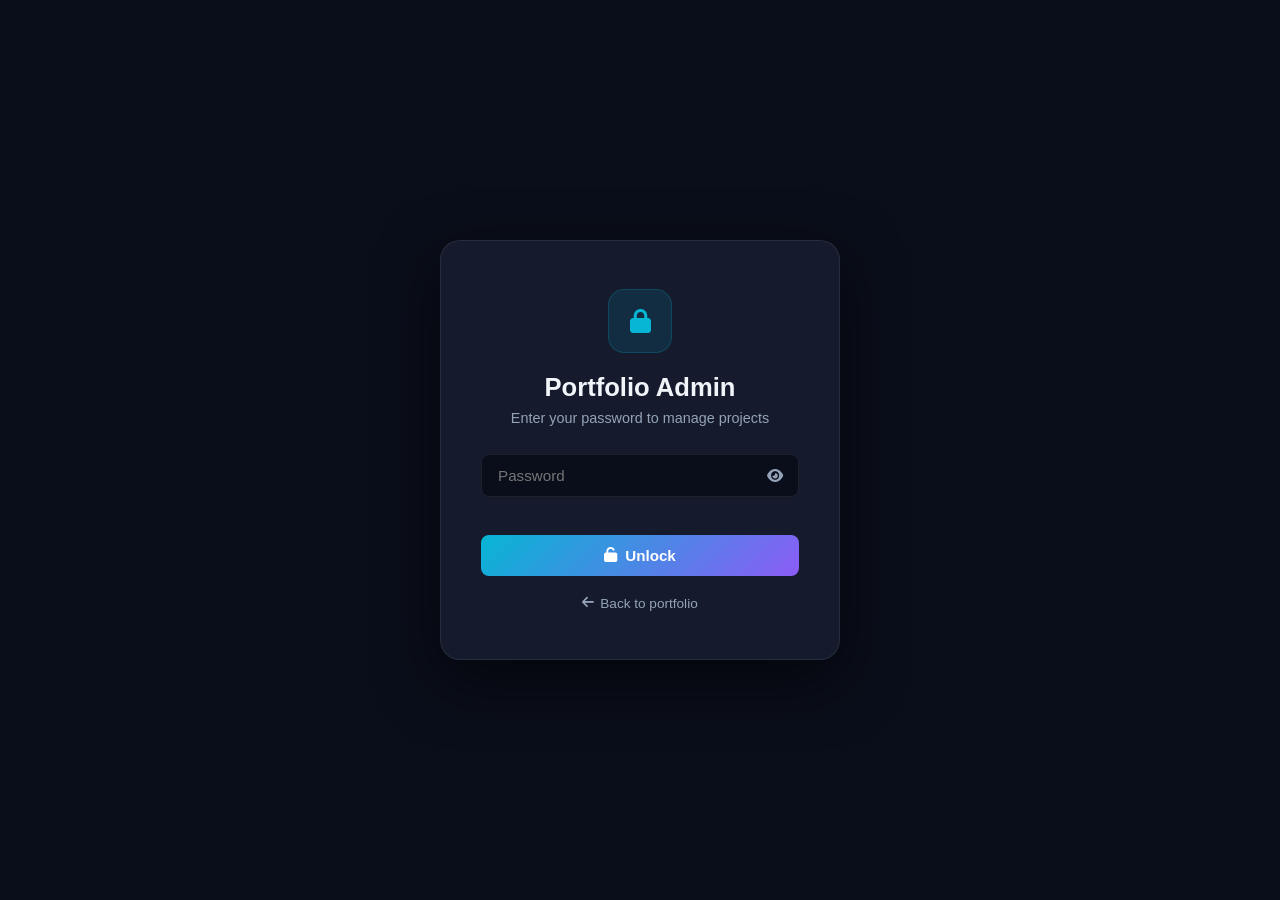
<file: admin.html>
<!DOCTYPE html>
<html lang="en">
<head>
    <meta charset="UTF-8">
    <meta name="viewport" content="width=device-width, initial-scale=1.0">
    <title>Admin – Portfolio Manager | Hasnae Ahouzi</title>
    <link rel="icon" type="image/x-icon" href="assets/img/favicon.ico">
    <link rel="stylesheet" href="admin.css">
    <link rel="stylesheet" href="https://cdnjs.cloudflare.com/ajax/libs/font-awesome/6.4.0/css/all.min.css">
</head>
<body>
    <!-- Lock Screen -->
    <div id="lock-screen">
        <div class="lock-card">
            <div class="lock-icon"><i class="fas fa-lock"></i></div>
            <h2>Portfolio Admin</h2>
            <p>Enter your password to manage projects</p>
            <form id="login-form">
                <div class="lock-input-wrap">
                    <input type="password" id="lock-password" placeholder="Password" required>
                    <button type="button" class="toggle-pw" id="toggle-pw"><i class="fas fa-eye"></i></button>
                </div>
                <div class="lock-error" id="lock-error"></div>
                <button type="submit" class="btn-login">
                    <i class="fas fa-unlock"></i> Unlock
                </button>
            </form>
            <a href="index.html" class="back-link">
                <i class="fas fa-arrow-left"></i> Back to portfolio
            </a>
        </div>
    </div>

    <!-- Admin App -->
    <div id="admin-app" style="display:none">
        <header class="admin-header">
            <div class="admin-header-inner">
                <div class="admin-brand">
                    <div class="brand-logo"><span>.</span>AHA<span>.</span>Portfolio Admin</div>
                </div>
                <div class="admin-header-actions">
                    <button class="btn-icon" id="btn-certificates">
                        <i class="fas fa-certificate"></i>
                        <span>Certificates</span>
                    </button>
                    <button class="btn-icon" id="btn-export">
                        <i class="fas fa-download"></i>
                        <span>Export</span>
                    </button>
                    <label class="btn-icon">
                        <i class="fas fa-upload"></i>
                        <span>Import</span>
                        <input type="file" id="import-file" accept=".json" style="display:none">
                    </label>
                    <button class="btn-icon btn-danger" id="btn-logout">
                        <i class="fas fa-sign-out-alt"></i>
                        <span>Logout</span>
                    </button>
                </div>
            </div>
        </header>

        <main class="admin-main">
            <div class="admin-stats">
                <div class="a-stat">
                    <span class="a-stat-n" id="stat-total">0</span>
                    <span class="a-stat-l">Total Projects</span>
                </div>
                <div class="a-stat">
                    <span class="a-stat-n" id="stat-featured">0</span>
                    <span class="a-stat-l">Featured</span>
                </div>
                <div class="a-stat">
                    <span class="a-stat-n" id="stat-completed">0</span>
                    <span class="a-stat-l">Completed</span>
                </div>
                <div class="a-stat">
                    <span class="a-stat-n" id="stat-categories">0</span>
                    <span class="a-stat-l">Categories</span>
                </div>
            </div>

            <div class="admin-toolbar">
                <div class="toolbar-left">
                    <div class="search-wrap">
                        <i class="fas fa-search"></i>
                        <input type="text" id="search-input" placeholder="Search projects...">
                    </div>
                    <select class="admin-select" id="filter-category">
                        <option value="all">All categories</option>
                        <option value="computer-vision">Computer Vision</option>
                        <option value="ai-ml">AI & ML</option>
                        <option value="embedded">Embedded</option>
                        <option value="web">Web Dev</option>
                        <option value="mobile">Mobile</option>
                        <option value="robotics">Robotics</option>
                        <option value="other">Other</option>
                    </select>
                </div>
                <button class="btn-primary-a" id="btn-add">
                    <i class="fas fa-plus"></i> Add Project
                </button>
            </div>

            <div class="admin-table-wrap">
                <table class="admin-table" id="projects-table">
                    <thead>
                        <tr>
                            <th>Icon</th>
                            <th>Title & Subtitle</th>
                            <th>Category</th>
                            <th>Tags</th>
                            <th>Date</th>
                            <th>Status</th>
                            <th>Featured</th>
                            <th>Actions</th>
                        </tr>
                    </thead>
                    <tbody id="table-body"></tbody>
                </table>
                <div class="table-empty" id="table-empty">
                    <i class="fas fa-folder-open"></i>
                    <p>No projects found. Add one!</p>
                </div>
            </div>
        </main>
    </div>

    <!-- Add/Edit Project Modal -->
    <div class="modal-overlay" id="project-modal" style="display:none">
        <div class="modal">
            <div class="modal-header">
                <h3 id="modal-title">Add Project</h3>
                <button class="modal-close" id="modal-close">
                    <i class="fas fa-times"></i>
                </button>
            </div>
            <form class="modal-form" id="project-form">
                <input type="hidden" id="f-id">
                <div class="modal-grid">
                    <div class="modal-col">
                        <div class="f-group">
                            <label>Title *</label>
                            <input type="text" id="f-title" required>
                        </div>
                        <div class="f-group">
                            <label>Subtitle *</label>
                            <input type="text" id="f-subtitle" required>
                        </div>
                        <div class="f-group">
                            <label>Description *</label>
                            <textarea id="f-description" rows="4" required></textarea>
                        </div>
                        <div class="f-group">
                            <label>Tags (comma-separated)</label>
                            <input type="text" id="f-tags" placeholder="Python, YOLOv8, OpenCV">
                        </div>
                        <div class="f-row">
                            <div class="f-group">
                                <label>Category *</label>
                                <select id="f-category" required>
                                    <option value="">Select…</option>
                                    <option value="computer-vision">Computer Vision</option>
                                    <option value="ai-ml">AI & ML</option>
                                    <option value="embedded">Embedded</option>
                                    <option value="web">Web Dev</option>
                                    <option value="mobile">Mobile</option>
                                    <option value="robotics">Robotics</option>
                                    <option value="other">Other</option>
                                </select>
                            </div>
                            <div class="f-group">
                                <label>Year</label>
                                <input type="text" id="f-date" placeholder="2024">
                            </div>
                        </div>
                    </div>
                    <div class="modal-col">
                        <div class="f-row">
                            <div class="f-group">
                                <label>Emoji Icon</label>
                                <input type="text" id="f-icon" placeholder="🤖">
                            </div>
                            <div class="f-group">
                                <label>Image URL (optional)</label>
                                <input type="text" id="f-image" placeholder="assets/img/...">
                            </div>
                        </div>
                        <div class="f-group">
                            <label>GitHub URL</label>
                            <input type="url" id="f-github" placeholder="https://github.com/...">
                        </div>
                        <div class="f-group">
                            <label>Demo URL</label>
                            <input type="url" id="f-demo" placeholder="https://...">
                        </div>
                        <div class="f-row">
                            <div class="f-group">
                                <label>Status</label>
                                <select id="f-status">
                                    <option value="completed">Completed</option>
                                    <option value="in-progress">In Progress</option>
                                    <option value="planned">Planned</option>
                                </select>
                            </div>
                            <div class="f-group f-check">
                                <label class="checkbox-label">
                                    <input type="checkbox" id="f-featured">
                                    <span class="checkmark"></span>
                                    Featured
                                </label>
                            </div>
                        </div>
                    </div>
                </div>
                <div class="modal-error" id="modal-error" style="display:none"></div>
                <div class="modal-actions">
                    <button type="button" class="btn-cancel" id="btn-cancel">Cancel</button>
                    <button type="submit" class="btn-save">
                        <i class="fas fa-save"></i> Save Project
                    </button>
                </div>
            </form>
        </div>
    </div>

    <!-- Delete Confirmation Modal -->
    <div class="modal-overlay" id="confirm-modal" style="display:none">
        <div class="modal modal-sm">
            <div class="modal-body">
                <i class="fas fa-exclamation-triangle confirm-icon"></i>
                <h3>Delete Project</h3>
                <p>Are you sure you want to delete <strong id="confirm-name"></strong>? This action cannot be undone.</p>
                <div class="modal-actions">
                    <button class="btn-cancel" id="confirm-cancel">Cancel</button>
                    <button class="btn-delete" id="confirm-delete">
                        <i class="fas fa-trash"></i> Delete
                    </button>
                </div>
            </div>
        </div>
    </div>

    <!-- Certificates Modal -->
    <div class="modal-overlay" id="certificates-modal" style="display:none">
        <div class="modal">
            <div class="modal-header">
                <h3><i class="fas fa-certificate"></i> Manage Certificates</h3>
                <button class="modal-close" onclick="closeModal('certificates-modal')">
                    <i class="fas fa-times"></i>
                </button>
            </div>
            <div class="modal-form">
                <div class="admin-toolbar">
                    <div class="toolbar-left">
                        <button class="btn-primary-a" onclick="openAddCertificate()">
                            <i class="fas fa-plus"></i> Add Certificate
                        </button>
                    </div>
                </div>
                <div class="admin-table-wrap">
                    <table class="admin-table" id="certificates-table">
                        <thead>
                            <tr>
                                <th>Image</th>
                                <th>Title</th>
                                <th>Issuer</th>
                                <th>Date</th>
                                <th>Category</th>
                                <th>Actions</th>
                            </tr>
                        </thead>
                        <tbody id="certificates-body"></tbody>
                    </table>
                    <div class="table-empty" id="certificates-empty" style="display:none">
                        <i class="fas fa-certificate"></i>
                        <p>No certificates yet. Add your first one!</p>
                    </div>
                </div>
            </div>
        </div>
    </div>

    <!-- Add/Edit Certificate Modal -->
    <div class="modal-overlay" id="certificate-form-modal" style="display:none">
        <div class="modal modal-sm">
            <div class="modal-header">
                <h3 id="certificate-modal-title">Add Certificate</h3>
                <button class="modal-close" onclick="closeModal('certificate-form-modal')">
                    <i class="fas fa-times"></i>
                </button>
            </div>
            <form class="modal-form" id="certificate-form" onsubmit="saveCertificate(event)">
                <div class="f-group">
                    <label>Certificate Title *</label>
                    <input type="text" id="cert-title" required placeholder="e.g., Web Developer Bootcamp">
                </div>
                <div class="f-group">
                    <label>Issuer/Organization *</label>
                    <input type="text" id="cert-issuer" required placeholder="e.g., Simplon.co, OFPPT">
                </div>
                <div class="f-row">
                    <div class="f-group">
                        <label>Date *</label>
                        <input type="text" id="cert-date" required placeholder="e.g., 2022, Jul 2023">
                    </div>
                    <div class="f-group">
                        <label>Category</label>
                        <select id="cert-category">
                            <option value="education">Education</option>
                            <option value="training">Training</option>
                            <option value="competition">Competition</option>
                            <option value="certification">Certification</option>
                        </select>
                    </div>
                </div>
                <div class="f-group">
                    <label>Image Path *</label>
                    <input type="text" id="cert-image" required placeholder="assets/img/certificates/your-image.jpg">
                    <small class="f-hint">Path to your certificate image</small>
                </div>
                <div class="f-group">
                    <label>Credential URL (optional)</label>
                    <input type="url" id="cert-url" placeholder="https://...">
                </div>
                <div class="modal-actions">
                    <button type="button" class="btn-cancel" onclick="closeModal('certificate-form-modal')">Cancel</button>
                    <button type="submit" class="btn-save">
                        <i class="fas fa-save"></i> Save Certificate
                    </button>
                </div>
            </form>
        </div>
    </div>

    <!-- Delete Certificate Confirmation -->
    <div class="modal-overlay" id="cert-delete-modal" style="display:none">
        <div class="modal modal-sm">
            <div class="modal-body">
                <i class="fas fa-exclamation-triangle confirm-icon"></i>
                <h3>Delete Certificate</h3>
                <p>Are you sure you want to delete <strong id="cert-delete-name"></strong>? This action cannot be undone.</p>
                <div class="modal-actions">
                    <button class="btn-cancel" onclick="closeModal('cert-delete-modal')">Cancel</button>
                    <button class="btn-delete" onclick="confirmDeleteCertificate()">
                        <i class="fas fa-trash"></i> Delete
                    </button>
                </div>
            </div>
        </div>
    </div>

    <!-- Toast Notification -->
    <div id="toast" class="toast" style="display:none"></div>

    <script src="admin.js"></script>
</body>
</html>
</file>
<file: admin.css>
/* ═══════════════════════════════════════════════════════
ADMIN PANEL STYLES (Cyan/Purple Theme)
═══════════════════════════════════════════════════════ */
:root {
  --primary: #06b6d4;
  --primary-light: #22d3ee;
  --bg: #0a0e1a;
  --bg-alt: #0f1420;
  --bg-card: #151b2d;
  --border: rgba(6, 182, 212, 0.2);
  --border-s: rgba(255, 255, 255, 0.08);
  --text: #f1f5f9;
  --text-muted: #94a3b8;
  --gradient: linear-gradient(135deg, #06b6d4 0%, #8b5cf6 100%);
  --danger: #ef4444;
  --success: #22c55e;
  --radius: 12px;
  --radius-sm: 8px;
  --transition: 0.25s cubic-bezier(0.4, 0, 0.2, 1);
  --font: 'Inter', sans-serif;
  --font-display: 'Space Grotesk', sans-serif;
  --font-mono: 'JetBrains Mono', monospace;
}

*,
*::before,
*::after {
  box-sizing: border-box;
  margin: 0;
  padding: 0;
}

html {
  font-size: 16px;
}

body {
  font-family: var(--font);
  background: var(--bg);
  color: var(--text);
  min-height: 100vh;
}

a {
  color: inherit;
  text-decoration: none;
}

button {
  cursor: pointer;
  border: none;
  background: none;
  font-family: var(--font);
}

input,
textarea,
select {
  font-family: var(--font);
}

::-webkit-scrollbar {
  width: 6px;
}

::-webkit-scrollbar-track {
  background: var(--bg);
}

::-webkit-scrollbar-thumb {
  background: var(--primary);
  border-radius: 3px;
}

#lock-screen {
  position: fixed;
  inset: 0;
  z-index: 9999;
  background: var(--bg);
  display: flex;
  align-items: center;
  justify-content: center;
}

.lock-card {
  background: var(--bg-card);
  border: 1px solid var(--border-s);
  border-radius: 20px;
  padding: 48px 40px;
  width: 100%;
  max-width: 400px;
  text-align: center;
  box-shadow: 0 20px 60px rgba(0, 0, 0, 0.6);
}

.lock-icon {
  width: 64px;
  height: 64px;
  background: rgba(6, 182, 212, 0.12);
  border: 1px solid var(--border);
  border-radius: 16px;
  display: flex;
  align-items: center;
  justify-content: center;
  font-size: 1.5rem;
  color: var(--primary);
  margin: 0 auto 20px;
}

.lock-card h2 {
  font-family: var(--font-display);
  font-size: 1.6rem;
  font-weight: 700;
  margin-bottom: 8px;
}

.lock-card p {
  color: var(--text-muted);
  font-size: 0.9rem;
  margin-bottom: 28px;
}

.lock-input-wrap {
  position: relative;
  margin-bottom: 10px;
}

.lock-input-wrap input {
  width: 100%;
  background: var(--bg);
  border: 1.5px solid var(--border-s);
  border-radius: var(--radius-sm);
  padding: 12px 48px 12px 16px;
  color: var(--text);
  font-size: 0.95rem;
  outline: none;
  transition: border-color var(--transition), box-shadow var(--transition);
}

.lock-input-wrap input:focus {
  border-color: var(--primary);
  box-shadow: 0 0 0 3px rgba(6, 182, 212, 0.12);
}

.toggle-pw {
  position: absolute;
  right: 12px;
  top: 50%;
  transform: translateY(-50%);
  color: var(--text-muted);
  font-size: 0.9rem;
  padding: 4px;
  transition: color var(--transition);
}

.toggle-pw:hover {
  color: var(--text);
}

.lock-error {
  font-size: 0.8rem;
  color: var(--danger);
  min-height: 1.2rem;
  margin-bottom: 8px;
}

.btn-login {
  width: 100%;
  padding: 12px;
  border-radius: var(--radius-sm);
  background: var(--gradient);
  color: #fff;
  font-size: 0.95rem;
  font-weight: 600;
  display: flex;
  align-items: center;
  justify-content: center;
  gap: 8px;
  transition: opacity var(--transition), transform var(--transition);
  margin-bottom: 20px;
}

.btn-login:hover {
  opacity: 0.85;
  transform: translateY(-1px);
}

.back-link {
  font-size: 0.85rem;
  color: var(--text-muted);
  display: flex;
  align-items: center;
  justify-content: center;
  gap: 6px;
  transition: color var(--transition);
}

.back-link:hover {
  color: var(--primary);
}

.admin-header {
  background: rgba(10, 14, 26, 0.95);
  border-bottom: 1px solid var(--border-s);
  backdrop-filter: blur(16px);
  position: sticky;
  top: 0;
  z-index: 100;
}

.admin-header-inner {
  max-width: 1400px;
  margin: 0 auto;
  padding: 0 24px;
  height: 64px;
  display: flex;
  align-items: center;
  justify-content: space-between;
}

.admin-brand {
  display: flex;
  align-items: center;
  gap: 12px;
}

.brand-logo {
  font-family: var(--font-display);
  font-size: 1.4rem;
  font-weight: 700;
}

.brand-logo span {
  background: var(--gradient);
  -webkit-background-clip: text;
  -webkit-text-fill-color: transparent;
}

.brand-sub {
  font-size: 0.75rem;
  color: var(--text-muted);
  text-transform: uppercase;
  letter-spacing: 1.5px;
  border-left: 1px solid var(--border-s);
  padding-left: 12px;
}

.admin-header-actions {
  display: flex;
  align-items: center;
  gap: 8px;
}

.btn-icon {
  display: flex;
  align-items: center;
  gap: 6px;
  padding: 8px 14px;
  border-radius: var(--radius-sm);
  border: 1px solid var(--border-s);
  font-size: 0.82rem;
  font-weight: 500;
  color: var(--text-muted);
  background: transparent;
  transition: all var(--transition);
  cursor: pointer;
}

.btn-icon:hover {
  border-color: var(--border);
  color: var(--text);
  background: rgba(255, 255, 255, 0.04);
}

.btn-icon.btn-danger:hover {
  border-color: var(--danger);
  color: var(--danger);
  background: rgba(239, 68, 68, 0.06);
}

.admin-main {
  max-width: 1400px;
  margin: 0 auto;
  padding: 32px 24px 64px;
}

.admin-stats {
  display: grid;
  grid-template-columns: repeat(4, 1fr);
  gap: 16px;
  margin-bottom: 28px;
}

.a-stat {
  background: var(--bg-card);
  border: 1px solid var(--border-s);
  border-radius: var(--radius);
  padding: 20px 24px;
  text-align: center;
}

.a-stat-n {
  display: block;
  font-family: var(--font-display);
  font-size: 2rem;
  font-weight: 700;
  background: var(--gradient);
  -webkit-background-clip: text;
  -webkit-text-fill-color: transparent;
  margin-bottom: 4px;
}

.a-stat-l {
  font-size: 0.78rem;
  color: var(--text-muted);
  text-transform: uppercase;
  letter-spacing: 1px;
}

.admin-toolbar {
  display: flex;
  align-items: center;
  justify-content: space-between;
  gap: 16px;
  flex-wrap: wrap;
  margin-bottom: 20px;
}

.toolbar-left {
  display: flex;
  align-items: center;
  gap: 12px;
  flex-wrap: wrap;
}

.search-wrap {
  position: relative;
  display: flex;
  align-items: center;
}

.search-wrap i {
  position: absolute;
  left: 12px;
  color: var(--text-muted);
  font-size: 0.85rem;
}

.search-wrap input {
  background: var(--bg-card);
  border: 1px solid var(--border-s);
  border-radius: var(--radius-sm);
  padding: 10px 16px 10px 36px;
  color: var(--text);
  font-size: 0.88rem;
  width: 260px;
  outline: none;
  transition: border-color var(--transition);
}

.search-wrap input:focus {
  border-color: var(--primary);
}

.admin-select {
  background: var(--bg-card);
  border: 1px solid var(--border-s);
  border-radius: var(--radius-sm);
  padding: 10px 16px;
  color: var(--text);
  font-size: 0.88rem;
  outline: none;
  cursor: pointer;
  transition: border-color var(--transition);
}

.admin-select:focus {
  border-color: var(--primary);
}

.btn-primary-a {
  display: flex;
  align-items: center;
  gap: 8px;
  padding: 10px 20px;
  border-radius: var(--radius-sm);
  background: var(--gradient);
  color: #fff;
  font-size: 0.88rem;
  font-weight: 600;
  transition: opacity var(--transition), transform var(--transition);
  box-shadow: 0 4px 16px rgba(6, 182, 212, 0.3);
}

.btn-primary-a:hover {
  opacity: 0.85;
  transform: translateY(-1px);
}

.admin-table-wrap {
  background: var(--bg-card);
  border: 1px solid var(--border-s);
  border-radius: var(--radius);
  overflow: hidden;
}

.admin-table {
  width: 100%;
  border-collapse: collapse;
}

.admin-table thead {
  background: rgba(255, 255, 255, 0.03);
}

.admin-table th {
  padding: 14px 16px;
  text-align: left;
  font-size: 0.75rem;
  font-weight: 700;
  text-transform: uppercase;
  letter-spacing: 1px;
  color: var(--text-muted);
  border-bottom: 1px solid var(--border-s);
  white-space: nowrap;
}

.admin-table td {
  padding: 14px 16px;
  border-bottom: 1px solid var(--border-s);
  font-size: 0.85rem;
  vertical-align: middle;
}

.admin-table tbody tr:last-child td {
  border-bottom: none;
}

.admin-table tbody tr {
  transition: background var(--transition);
}

.admin-table tbody tr:hover {
  background: rgba(255, 255, 255, 0.02);
}

.row-icon {
  font-size: 1.5rem;
  text-align: center;
}

.row-title {
  font-weight: 600;
  margin-bottom: 2px;
}

.row-subtitle {
  font-size: 0.75rem;
  color: var(--text-muted);
}

.cat-badge {
  display: inline-block;
  font-size: 0.7rem;
  font-weight: 700;
  letter-spacing: 0.5px;
  padding: 2px 8px;
  border-radius: 100px;
  text-transform: uppercase;
  white-space: nowrap;
}

.cat-badge.computer-vision {
  background: rgba(6, 182, 212, 0.15);
  color: var(--primary-light);
  border: 1px solid var(--border);
}

.cat-badge.ai-ml {
  background: rgba(139, 92, 246, 0.15);
  color: #a78bfa;
  border: 1px solid rgba(139, 92, 246, 0.3);
}

.cat-badge.embedded {
  background: rgba(34, 211, 238, 0.15);
  color: #22d3ee;
  border: 1px solid var(--border);
}

.cat-badge.web {
  background: rgba(6, 182, 212, 0.12);
  color: var(--primary-light);
  border: 1px solid var(--border);
}

.cat-badge.robotics {
  background: rgba(34, 197, 94, 0.15);
  color: #22c55e;
  border: 1px solid rgba(34, 197, 94, 0.3);
}

.cat-badge.other {
  background: rgba(255, 255, 255, 0.06);
  color: var(--text-muted);
  border: 1px solid var(--border-s);
}

.row-tags {
  display: flex;
  flex-wrap: wrap;
  gap: 4px;
  max-width: 200px;
}

.row-tags span {
  padding: 1px 6px;
  background: rgba(255, 255, 255, 0.04);
  border: 1px solid var(--border-s);
  border-radius: 4px;
  font-size: 0.68rem;
  font-family: var(--font-mono);
  color: var(--text-muted);
}

.status-pill {
  display: inline-block;
  font-size: 0.72rem;
  font-weight: 600;
  padding: 2px 10px;
  border-radius: 100px;
  text-transform: capitalize;
  white-space: nowrap;
}

.status-pill.completed {
  background: rgba(34, 197, 94, 0.15);
  color: #22c55e;
  border: 1px solid rgba(34, 197, 94, 0.3);
}

.status-pill.in-progress {
  background: rgba(234, 179, 8, 0.15);
  color: #eab308;
  border: 1px solid rgba(234, 179, 8, 0.3);
}

.status-pill.planned {
  background: rgba(6, 182, 212, 0.15);
  color: var(--primary-light);
  border: 1px solid var(--border);
}

.featured-star {
  color: #eab308;
  font-size: 1rem;
  text-align: center;
}

.row-actions {
  display: flex;
  gap: 6px;
  white-space: nowrap;
}

.btn-edit,
.btn-del {
  display: flex;
  align-items: center;
  gap: 4px;
  padding: 6px 12px;
  border-radius: 6px;
  font-size: 0.78rem;
  font-weight: 500;
  transition: all var(--transition);
}

.btn-edit {
  border: 1px solid var(--border-s);
  color: var(--text-muted);
}

.btn-edit:hover {
  border-color: var(--primary);
  color: var(--primary);
  background: rgba(6, 182, 212, 0.06);
}

.btn-del {
  border: 1px solid var(--border-s);
  color: var(--text-muted);
}

.btn-del:hover {
  border-color: var(--danger);
  color: var(--danger);
  background: rgba(239, 68, 68, 0.06);
}

.table-empty {
  text-align: center;
  padding: 64px 24px;
  color: var(--text-muted);
}

.table-empty i {
  font-size: 2.5rem;
  margin-bottom: 12px;
  display: block;
  opacity: 0.4;
}

.table-empty p {
  font-size: 0.9rem;
}

.modal-overlay {
  position: fixed;
  inset: 0;
  z-index: 500;
  background: rgba(0, 0, 0, 0.75);
  backdrop-filter: blur(6px);
  display: flex;
  align-items: center;
  justify-content: center;
  padding: 24px;
  animation: fade-in 0.2s ease;
}

@keyframes fade-in {
  from {
    opacity: 0
  }

  to {
    opacity: 1
  }
}

.modal {
  background: var(--bg-card);
  border: 1px solid var(--border-s);
  border-radius: 20px;
  width: 100%;
  max-width: 820px;
  max-height: 90vh;
  overflow-y: auto;
  animation: slide-up 0.25s ease;
  box-shadow: 0 24px 64px rgba(0, 0, 0, 0.7);
}

.modal-sm {
  max-width: 440px;
}

@keyframes slide-up {
  from {
    transform: translateY(24px);
    opacity: 0
  }

  to {
    transform: translateY(0);
    opacity: 1
  }
}

.modal-header {
  display: flex;
  align-items: center;
  justify-content: space-between;
  padding: 24px 28px;
  border-bottom: 1px solid var(--border-s);
}

.modal-header h3 {
  font-family: var(--font-display);
  font-size: 1.2rem;
  font-weight: 700;
}

.modal-close {
  width: 32px;
  height: 32px;
  border-radius: 8px;
  border: 1px solid var(--border-s);
  color: var(--text-muted);
  font-size: 0.85rem;
  display: flex;
  align-items: center;
  justify-content: center;
  transition: all var(--transition);
}

.modal-close:hover {
  border-color: var(--danger);
  color: var(--danger);
  background: rgba(239, 68, 68, 0.06);
}

.modal-form {
  padding: 28px;
}

.modal-body {
  padding: 28px;
  text-align: center;
}

.modal-grid {
  display: grid;
  grid-template-columns: 1fr 1fr;
  gap: 24px;
  margin-bottom: 20px;
}

.modal-col {
  display: flex;
  flex-direction: column;
  gap: 16px;
}

.f-group {
  display: flex;
  flex-direction: column;
  gap: 6px;
}

.f-group label {
  font-size: 0.82rem;
  font-weight: 600;
  color: var(--text-muted);
}

.f-hint {
  font-weight: 400;
  color: var(--text-muted);
  font-size: 0.75rem;
}

.f-group input,
.f-group textarea,
.f-group select {
  background: var(--bg);
  border: 1.5px solid var(--border-s);
  border-radius: var(--radius-sm);
  padding: 10px 14px;
  color: var(--text);
  font-size: 0.88rem;
  outline: none;
  transition: border-color var(--transition), box-shadow var(--transition);
  resize: vertical;
}

.f-group input:focus,
.f-group textarea:focus,
.f-group select:focus {
  border-color: var(--primary);
  box-shadow: 0 0 0 3px rgba(6, 182, 212, 0.1);
}

.f-group input.f-error,
.f-group textarea.f-error {
  border-color: var(--danger);
}

.f-row {
  display: grid;
  grid-template-columns: 1fr 1fr;
  gap: 12px;
}

.f-check {
  justify-content: flex-end;
}

.checkbox-label {
  display: flex;
  align-items: center;
  gap: 10px;
  cursor: pointer;
  font-size: 0.88rem;
  font-weight: 500;
  padding: 10px 14px;
  border: 1.5px solid var(--border-s);
  border-radius: var(--radius-sm);
  transition: border-color var(--transition);
  user-select: none;
}

.checkbox-label:hover {
  border-color: var(--primary);
}

.checkbox-label input {
  display: none;
}

.checkmark {
  width: 18px;
  height: 18px;
  border-radius: 4px;
  border: 1.5px solid var(--border-s);
  background: var(--bg);
  flex-shrink: 0;
  position: relative;
  transition: all var(--transition);
}

.checkbox-label input:checked~.checkmark {
  background: var(--primary);
  border-color: var(--primary);
}

.checkbox-label input:checked~.checkmark::after {
  content: '';
  position: absolute;
  left: 4px;
  top: 1px;
  width: 6px;
  height: 10px;
  border: 2px solid #fff;
  border-top: none;
  border-left: none;
  transform: rotate(45deg);
}

.modal-error {
  background: rgba(239, 68, 68, 0.1);
  border: 1px solid rgba(239, 68, 68, 0.25);
  border-radius: var(--radius-sm);
  color: var(--danger);
  font-size: 0.82rem;
  padding: 10px 14px;
  margin-bottom: 16px;
  display: flex;
  align-items: center;
  gap: 8px;
}

.modal-actions {
  display: flex;
  justify-content: flex-end;
  gap: 10px;
  padding-top: 4px;
}

.btn-cancel {
  padding: 10px 20px;
  border-radius: var(--radius-sm);
  border: 1px solid var(--border-s);
  color: var(--text-muted);
  font-size: 0.88rem;
  font-weight: 500;
  transition: all var(--transition);
}

.btn-cancel:hover {
  border-color: var(--border);
  color: var(--text);
}

.btn-save {
  display: flex;
  align-items: center;
  gap: 8px;
  padding: 10px 24px;
  border-radius: var(--radius-sm);
  background: var(--gradient);
  color: #fff;
  font-size: 0.88rem;
  font-weight: 600;
  transition: opacity var(--transition);
}

.btn-save:hover {
  opacity: 0.85;
}

.btn-delete {
  display: flex;
  align-items: center;
  gap: 8px;
  padding: 10px 20px;
  border-radius: var(--radius-sm);
  background: var(--danger);
  color: #fff;
  font-size: 0.88rem;
  font-weight: 600;
  transition: opacity var(--transition);
}

.btn-delete:hover {
  opacity: 0.85;
}

.confirm-icon {
  font-size: 2.5rem;
  color: var(--danger);
  margin-bottom: 16px;
  opacity: 0.8;
}

.modal-body p {
  color: var(--text-muted);
  font-size: 0.9rem;
  line-height: 1.6;
}

.modal-body strong {
  color: var(--text);
}

.modal-body .modal-actions {
  justify-content: center;
  padding-top: 20px;
}

.toast {
  position: fixed;
  bottom: 24px;
  left: 50%;
  transform: translateX(-50%);
  z-index: 9999;
  background: var(--bg-card);
  border: 1px solid var(--border-s);
  border-radius: 100px;
  padding: 12px 24px;
  font-size: 0.88rem;
  font-weight: 500;
  box-shadow: 0 8px 32px rgba(0, 0, 0, 0.5);
  display: flex;
  align-items: center;
  gap: 8px;
  animation: toast-in 0.3s ease;
  white-space: nowrap;
}

.toast.success {
  border-color: rgba(34, 197, 94, 0.3);
  color: #22c55e;
}

.toast.error {
  border-color: rgba(239, 68, 68, 0.3);
  color: var(--danger);
}

@keyframes toast-in {
  from {
    transform: translateX(-50%) translateY(16px);
    opacity: 0
  }

  to {
    transform: translateX(-50%) translateY(0);
    opacity: 1
  }
}

@media (max-width: 768px) {
  .admin-stats {
    grid-template-columns: repeat(2, 1fr);
  }

  .admin-toolbar {
    flex-direction: column;
    align-items: stretch;
  }

  .toolbar-left {
    flex-direction: column;
  }

  .search-wrap input {
    width: 100%;
  }

  .modal-grid {
    grid-template-columns: 1fr;
  }

  .admin-table th:nth-child(4),
  .admin-table td:nth-child(4) {
    display: none;
  }

  .admin-header-actions .btn-icon span {
    display: none;
  }
}

@media (max-width: 480px) {
  .admin-stats {
    grid-template-columns: repeat(2, 1fr);
  }

  .modal {
    border-radius: 16px 16px 0 0;
    margin-bottom: 0;
    margin-top: auto;
    max-height: 95vh;
  }

  .modal-overlay {
    align-items: flex-end;
    padding: 0;
  }
}
</file>
